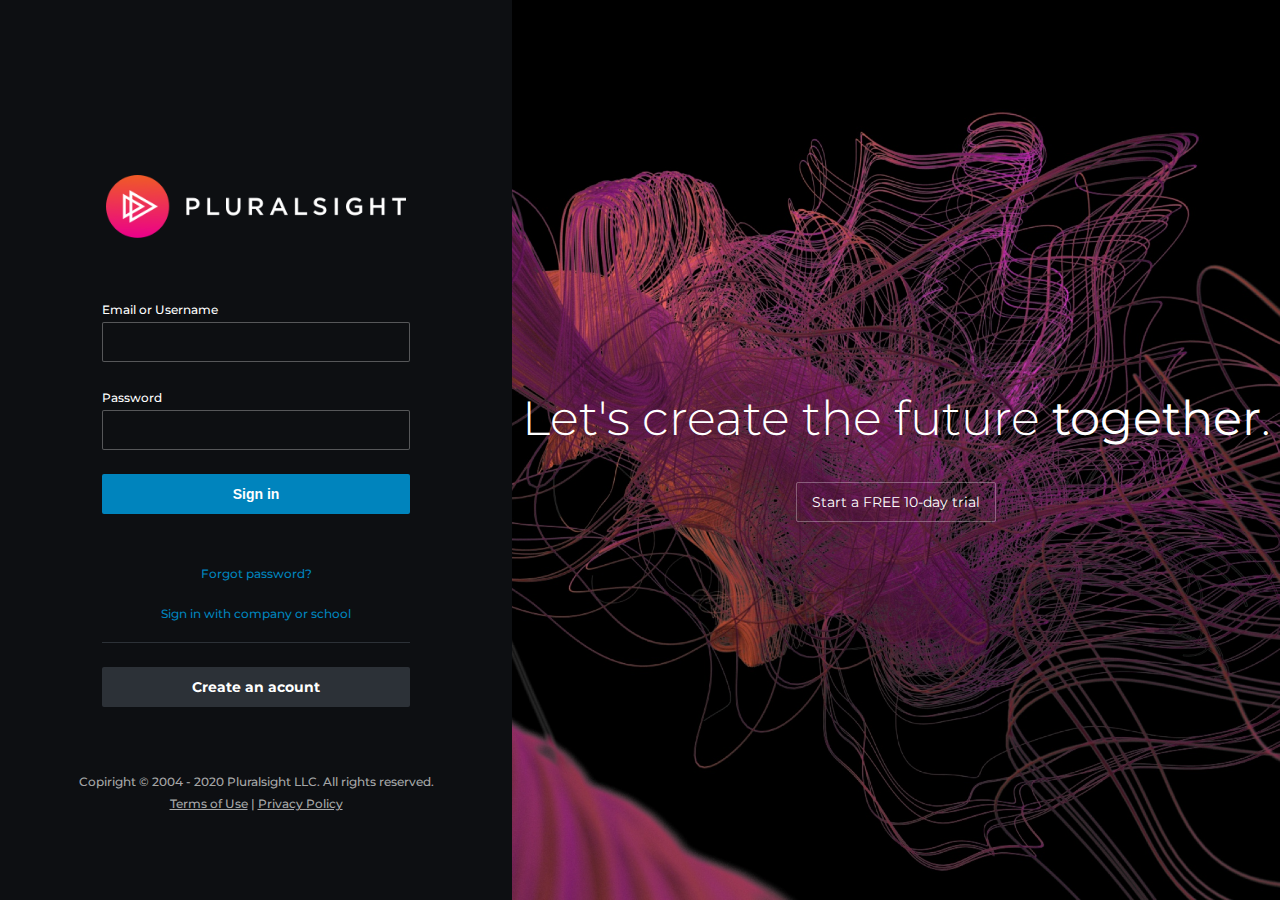
<file: index.html>
<!DOCTYPE html>
<html lang="en">
  <head>
    <meta charset="UTF-8" />
    <meta name="viewport" content="width=device-width, initial-scale=1.0" />
    <title>Pluralsight</title>

    <link
      href="https://fonts.googleapis.com/css2?family=Montserrat:wght@500&display=swap"
      rel="stylesheet"
    />
    <link rel="stylesheet" href="styles/style.css" />
  </head>
  <body>
    <div id="wrapper">
      <div id="left">
        <div id="signin">
          <div class="logo">
            <img src="images/pluralsight-logo.png" alt="Pluralsight logo" />
          </div>

          <form>
            <div>
              <label>Email or Username</label>
              <input type="text" class="text-input" />
            </div>
            <div>
              <label>Password</label>
              <input type="password" class="text-input" />
            </div>
            <button class="primary-btn">Sign in</button>
          </form>

          <div class="links">
            <a href="#">Forgot password?</a>
            <a href="#">Sign in with company or school</a>
          </div>

          <hr class="bar" />

          <a href="#" class="secondary-btn">Create an acount</a>
        </div>

        <footer class="footer">
          <p>
            Copiright &copy; 2004 - 2020 Pluralsight LLC. All rights reserved.
          </p>

          <div>
            <a href="#">Terms of Use</a> | <a href="#">Privacy Policy</a>
          </div>
        </footer>
      </div>

      <div id="right">
        <div id="showcase">
          <div class="showcase-content">
            <h1 class="showcase-text">
              Let's create the future <strong>together</strong>.
            </h1>

            <a href="#" class="tertiary-btn">Start a FREE 10-day trial</a>
          </div>
        </div>
      </div>
    </div>
  </body>
</html>
</file>
<file: styles/style.css>
* {
  margin: 0;
  padding: 0;
  box-sizing: border-box;
}

html,
body {
  height: 100%;
  width: 100%;
}

body {
  font-family: "Montserrat", sans-serif;
  font-size: 14px;
  line-height: 24px;
  font-weight: 500;
  background-color: #0d0f12;
  color: #fff;
}

h1,
h2,
h3,
h4,
h5,
h6 {
  font-weight: 300;
}

#wrapper {
  display: flex;
  flex-direction: row;
}

#left {
  height: 100vh;
  display: flex;
  flex-direction: column;
  justify-content: center;
  align-items: center;
  flex: 1;
}

#right {
  height: 100vh;
  display: flex;
  flex-direction: column;
  justify-content: center;
  align-items: center;
  flex: 1;
}

/* Buttons */
.primary-btn {
  height: 40px;
  background-color: #0084bd;
  color: #fff;
  text-align: center;
  font-size: 14px;
  font-weight: bold;
  border-radius: 2px;
  border: none;
  cursor: pointer;
  transition: background-color 500ms ease-in-out;
}

.primary-btn:hover {
  background-color: #006f9e;
}

.secondary-btn {
  display: flex;
  align-items: center;
  justify-content: center;
  height: 40px;
  background-color: rgba(138, 153, 168, 0.25);
  color: #fff;
  font-size: 14px;
  font-weight: bold;
  border-radius: 2px;
  border: none;
  cursor: pointer;
  transition: background-color 500ms ease-in-out;
  text-decoration: none;
}

.secondary-btn:hover {
  background-color: rgba(138, 153, 168, 0.35);
}

.tertiary-btn {
  display: flex;
  align-items: center;
  justify-content: center;
  height: 40px;
  background-color: none;
  color: #fff;
  font-size: 14px;
  font-weight: 400;
  border-radius: 2px;
  border: 1px solid hsla(0, 0%, 100%, 0.3);
  cursor: pointer;
  text-decoration: none;
  padding: 0 15px;
}

/* Sign In */
#signin {
  width: 80%;
  display: flex;
  flex-direction: column;
  justify-content: center;
  align-items: stretch;
  margin-top: 90px;
}

.logo {
  display: flex;
  flex-direction: row;
  justify-content: center;
  margin-bottom: 60px;
}

.logo img {
  display: block;
  width: 300px;
  max-width: 100%;
  height: auto;
}

form {
  display: flex;
  flex-direction: column;
}

form div {
  display: flex;
  flex-direction: column;
}

form label {
  font-size: 12px;
}

.text-input {
  height: 40px;
  background-color: #0d0f12;
  color: #fff;
  padding: 8px 16px;
  margin-bottom: 24px;
  border-radius: 2px;
  border: 1px solid hsla(0, 0%, 100%, 0.3);
}

#signin .primary-btn {
  margin-bottom: 48px;
}

#signin .links {
  display: flex;
  flex-direction: column;
  justify-content: center;
}

#signin .links a {
  font-size: 12px;
  color: #0084bd;
  text-decoration: none;
  text-align: center;
  margin-bottom: 16px;
}

.bar {
  height: 1px;
  background-color: rgba(138, 153, 168, 0.25);
  margin-bottom: 24px;
  border: none;
}

#signin .secondary-btn {
  margin-bottom: 24px;
}

/* Showcase */
#showcase {
  height: 100%;
  width: 100%;
  display: flex;
  flex-direction: row;
  justify-content: center;
  align-items: center;
  text-align: center;
  background: url("../images/login-bg.jpg") no-repeat center center / cover;
}

.showcase-content {
  display: flex;
  flex-direction: column;
  align-items: center;
  justify-content: center;
}

#showcase h1 {
  font-size: 48px;
  line-height: 80px;
  text-align: center;
  margin-bottom: 24px;
  padding: 0 5px;
}

.showcase-content .tertiary-btn {
  width: auto;
}

/* Footer */
.footer {
  width: 80%;
  display: flex;
  flex-direction: column;
  align-items: center;

  font-size: 12px;
  line-height: 22px;
  color: rgba(255, 255, 255, 0.65);
  text-align: center;
  margin-top: 40px;
}

.footer a {
  font-size: 12px;
  color: rgba(255, 255, 255, 0.65);
}

/* Media queries */
@media (min-width: 1200px) {
  #left {
    flex: 4;
  }

  #right {
    flex: 6;
  }

  #signin {
    width: 60%;
  }
}

@media (max-width: 768px) {
  #right {
    display: none;
  }
}
</file>
